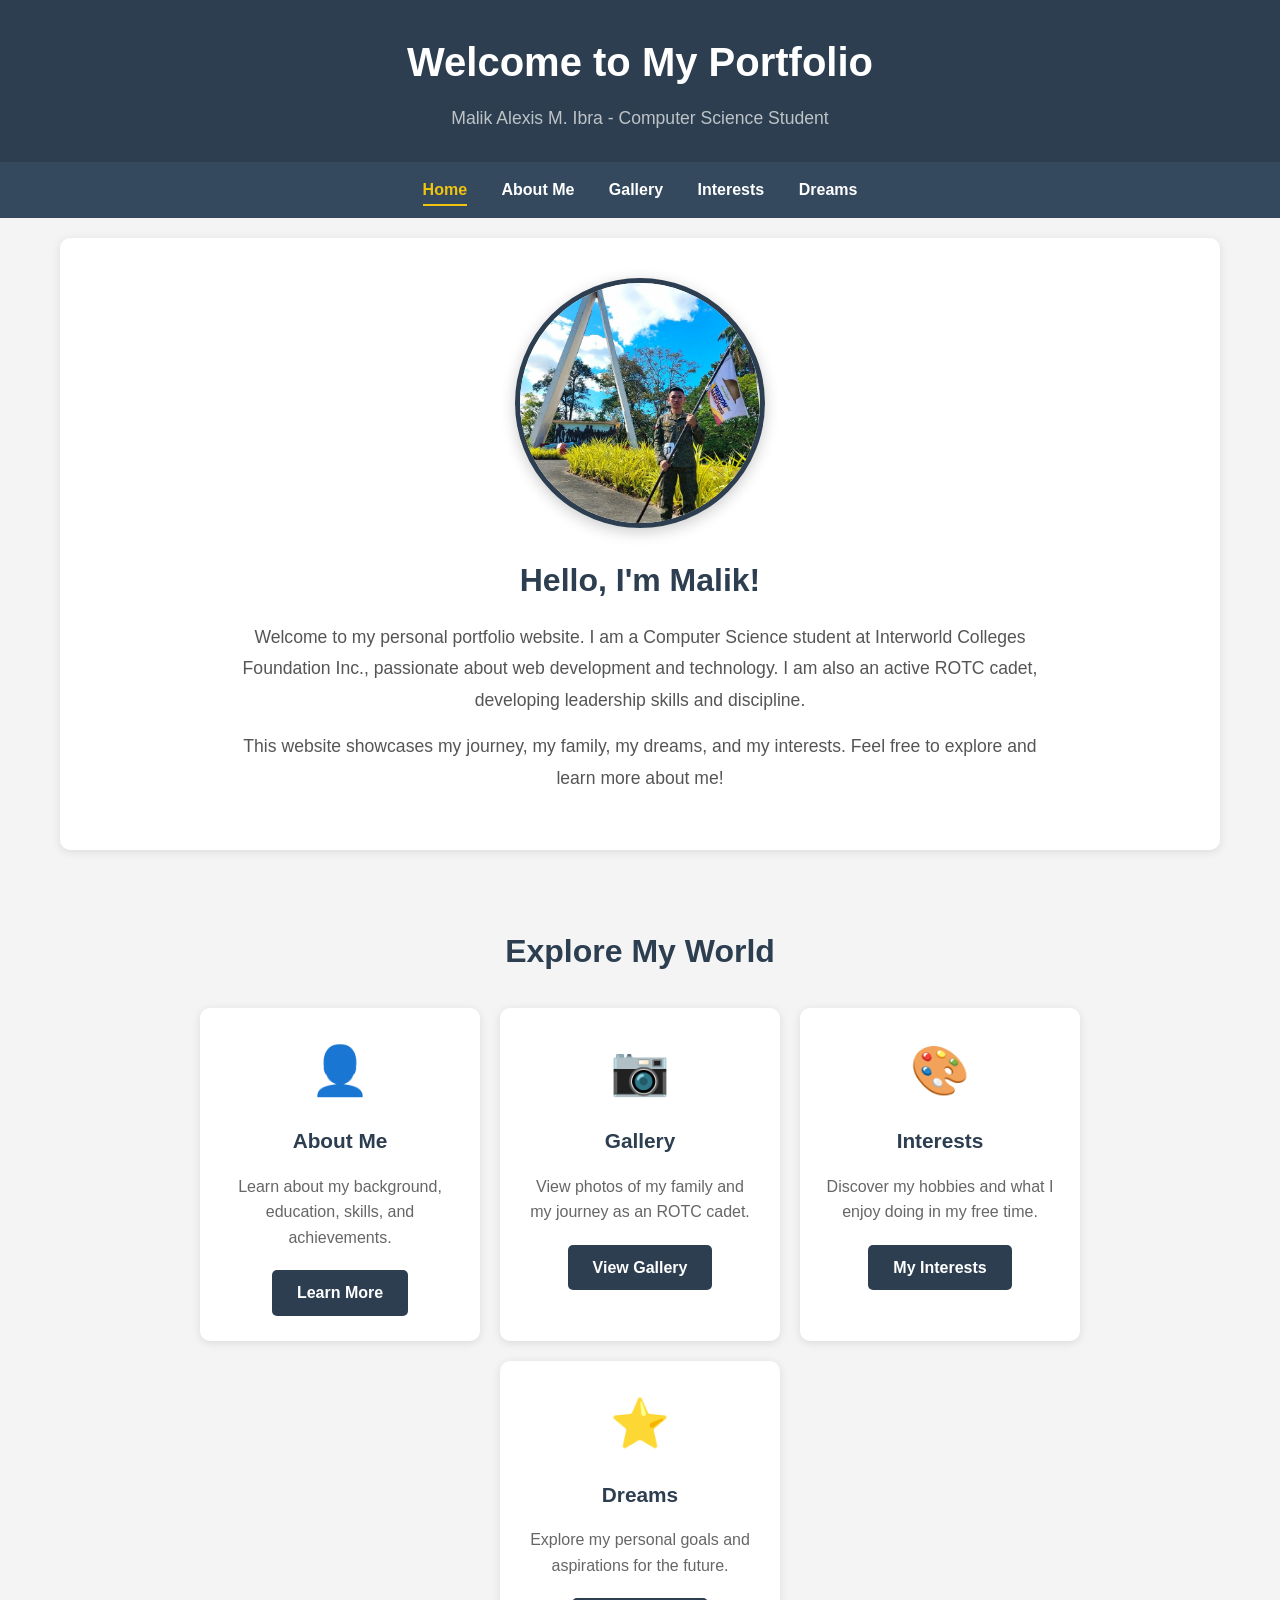
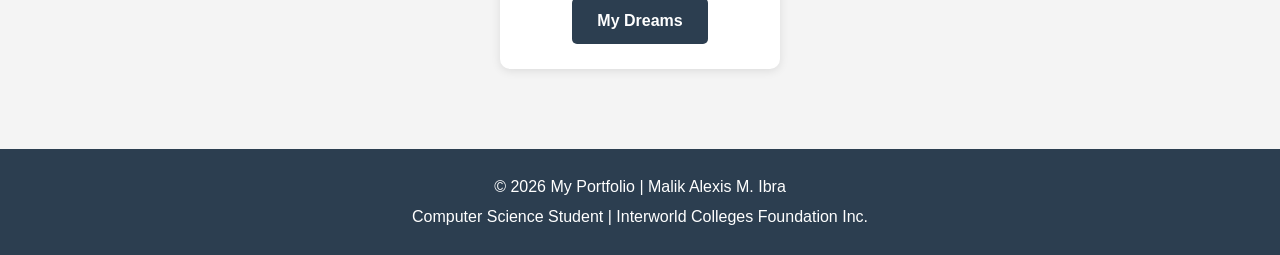
<file: index.html>
<!DOCTYPE html>
<html lang="en">
<head>
    <meta charset="UTF-8">
    <meta name="viewport" content="width=device-width, initial-scale=1.0">
    <title>My Portfolio - Malik Alexis Ibra</title>
    <!-- Link to external CSS file -->
    <link rel="stylesheet" href="css/index.css">
</head>
<body>
    <!-- ==================== HEADER SECTION ==================== -->
    <!-- Contains the website title -->
    <header>
        <h1>Welcome to My Portfolio</h1>
        <p class="subtitle">Malik Alexis M. Ibra - Computer Science Student</p>
    </header>

    <!-- ==================== NAVIGATION SECTION ==================== -->
    <!-- Navigation menu with links to all pages -->
    <nav>
        <a href="index.html" class="nav-link active">Home</a>
        <a href="about.html" class="nav-link">About Me</a>
        <a href="gallery.html" class="nav-link">Gallery</a>
        <a href="interest.html" class="nav-link">Interests</a>
        <a href="dreams.html" class="nav-link">Dreams</a>
    </nav>

    <!-- ==================== MAIN CONTENT SECTION ==================== -->
    <main>
        <!-- Hero/Banner Section -->
        <section class="banner">
            <div class="profile-container">
                <img src="images/profile.jpg" alt="My Profile Photo" class="profile-img">
            </div>
            <h2>Hello, I'm Malik!</h2>
            <p class="intro-text">
                Welcome to my personal portfolio website. I am a Computer Science student at 
                Interworld Colleges Foundation Inc., passionate about web development and technology. 
                I am also an active ROTC cadet, developing leadership skills and discipline.
            </p>
            <p class="intro-text">
                This website showcases my journey, my family, my dreams, and my interests. 
                Feel free to explore and learn more about me!
            </p>
        </section>

        <!-- Quick Links Section -->
        <section class="quick-links">
            <h2>Explore My World</h2>
            <div class="card-container">
                <!-- About Card -->
                <div class="card">
                    <div class="card-icon">&#128100;</div>
                    <h3>About Me</h3>
                    <p>Learn about my background, education, skills, and achievements.</p>
                    <a href="about.html" class="card-btn">Learn More</a>
                </div>
                
                <!-- Gallery Card -->
                <div class="card">
                    <div class="card-icon">&#128247;</div>
                    <h3>Gallery</h3>
                    <p>View photos of my family and my journey as an ROTC cadet.</p>
                    <a href="gallery.html" class="card-btn">View Gallery</a>
                </div>
                
                <!-- Interests Card -->
                <div class="card">
                    <div class="card-icon">&#127912;</div>
                    <h3>Interests</h3>
                    <p>Discover my hobbies and what I enjoy doing in my free time.</p>
                    <a href="interest.html" class="card-btn">My Interests</a>
                </div>
                
                <!-- Dreams Card -->
                <div class="card">
                    <div class="card-icon">&#11088;</div>
                    <h3>Dreams</h3>
                    <p>Explore my personal goals and aspirations for the future.</p>
                    <a href="dreams.html" class="card-btn">My Dreams</a>
                </div>
            </div>
        </section>
    </main>

    <!-- ==================== FOOTER SECTION ==================== -->
    <footer>
        <p>&copy; 2026 My Portfolio | Malik Alexis M. Ibra</p>
        <p>Computer Science Student | Interworld Colleges Foundation Inc.</p>
    </footer>

    <!-- ==================== SCROLL TO TOP BUTTON ==================== -->
    <button id="scrollTopBtn" class="scroll-top-btn" title="Go to top">&#8679;</button>

    <!-- ==================== JAVASCRIPT FILE ==================== -->
    <script src="js/script.js"></script>
</body>
</html>
</file>
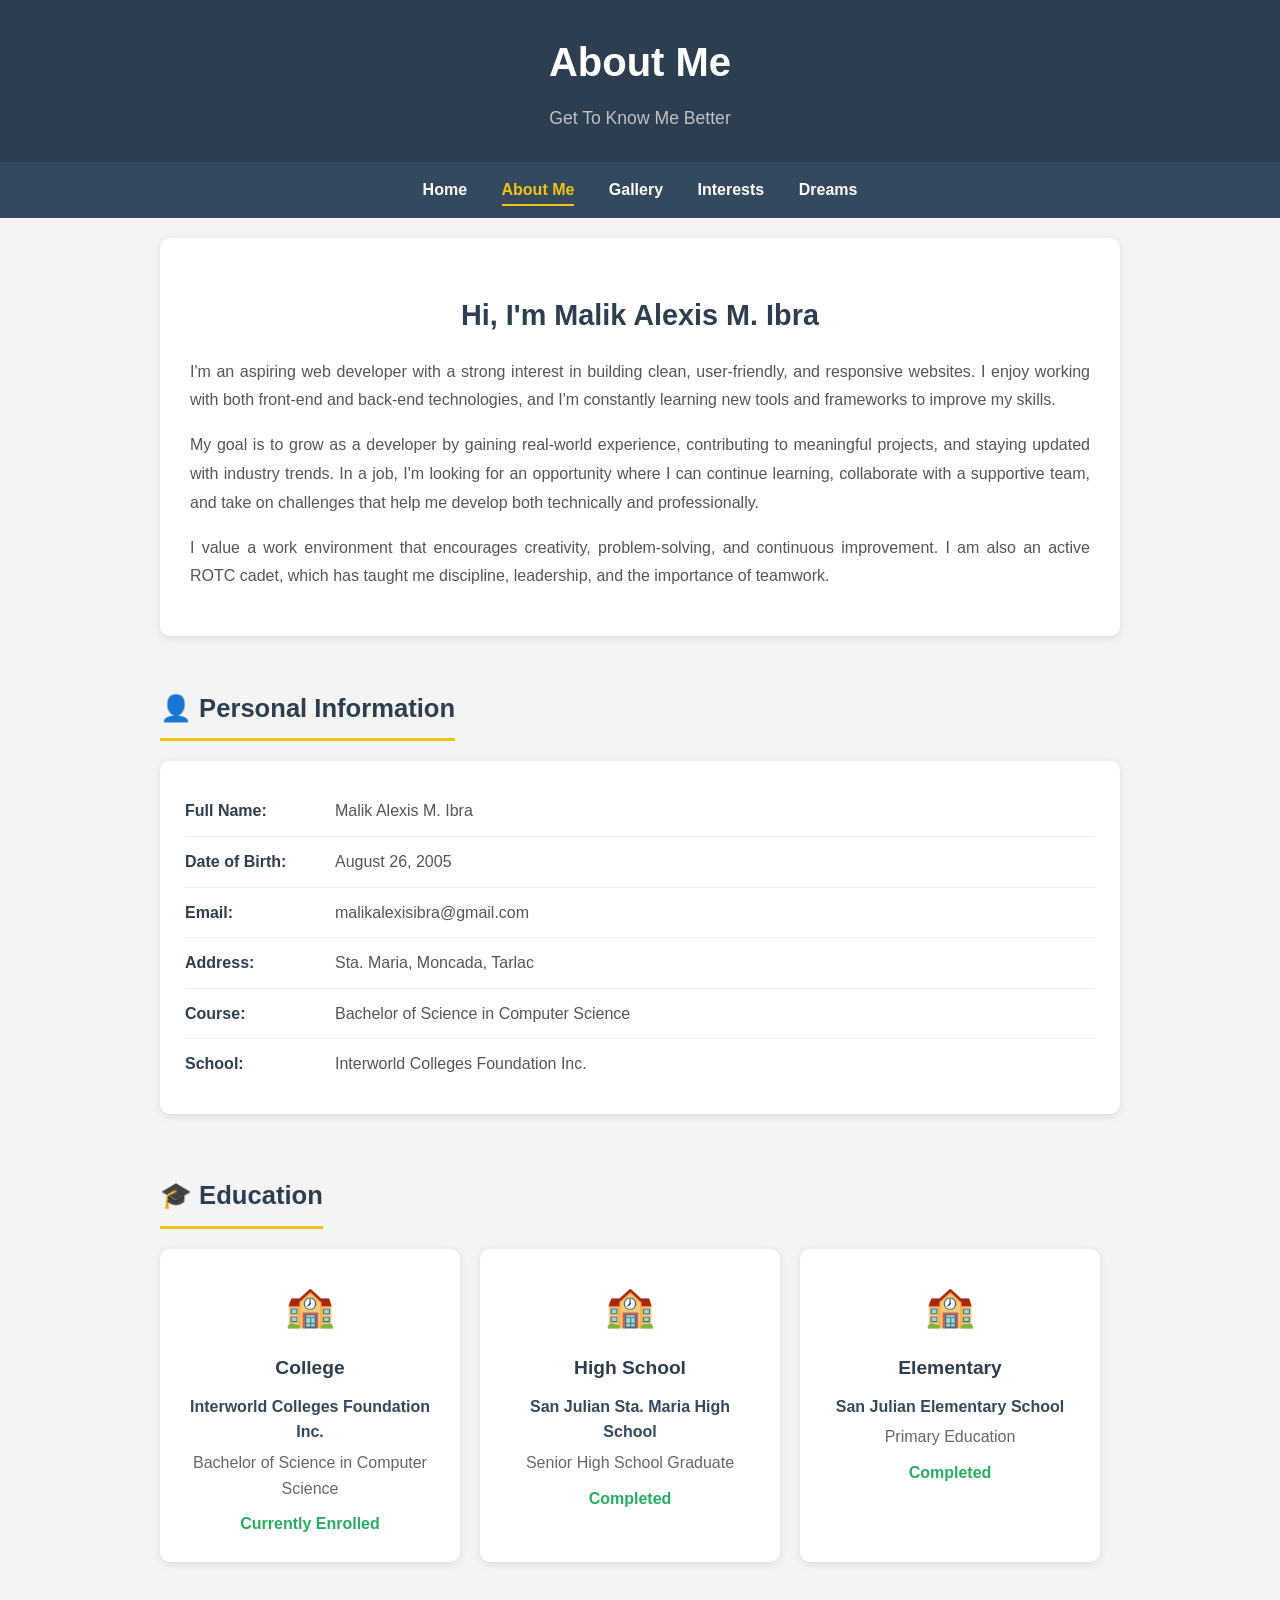
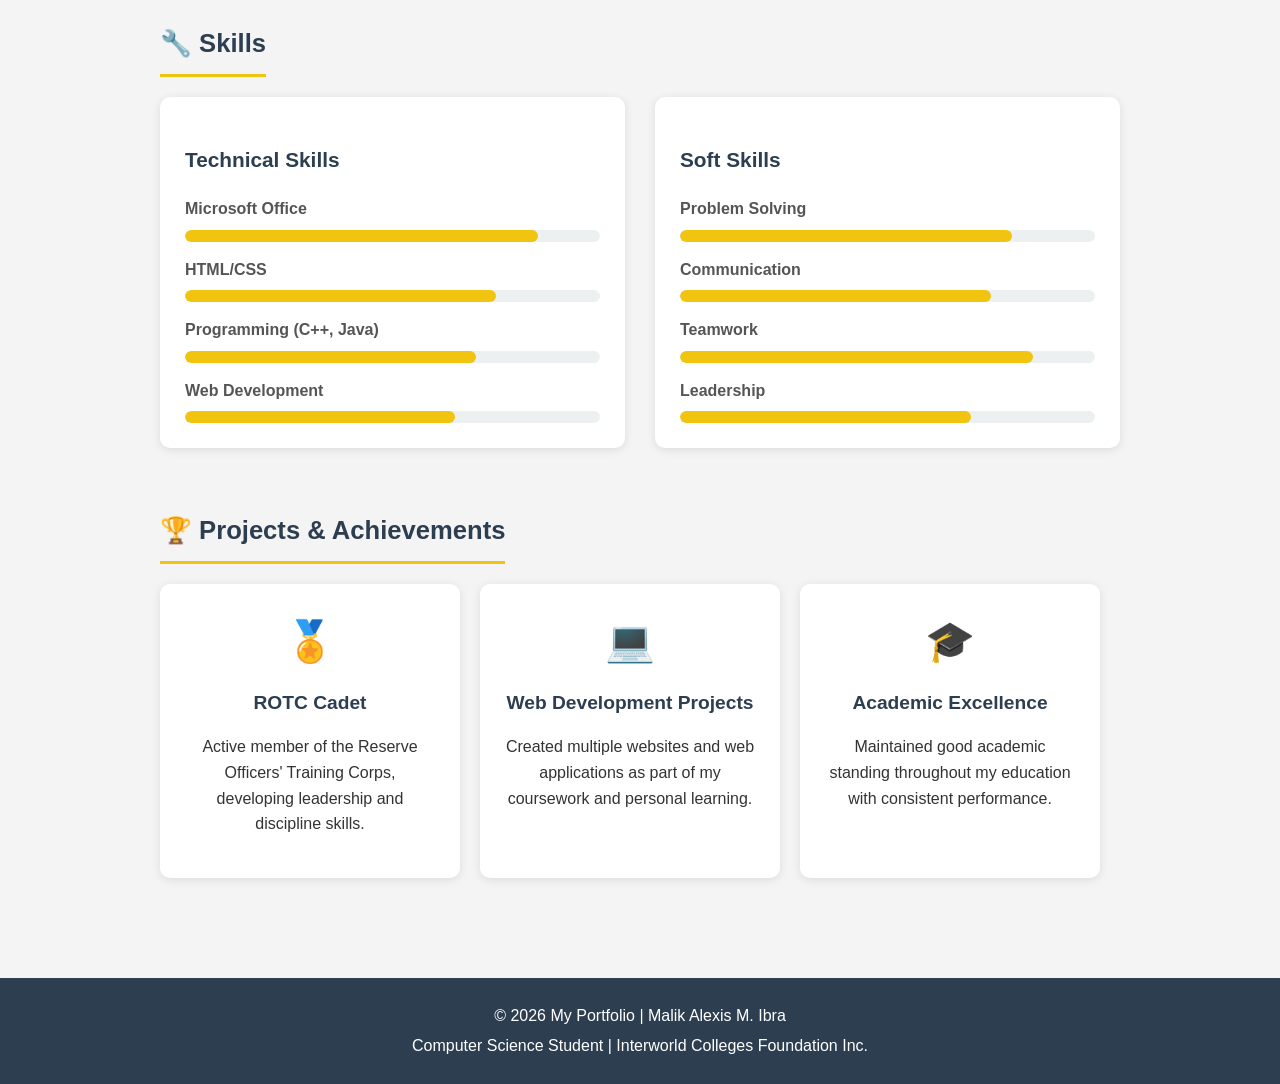
<file: about.html>
<!DOCTYPE html>
<html lang="en">
<head>
    <meta charset="UTF-8">
    <meta name="viewport" content="width=device-width, initial-scale=1.0">
    <title>About Me - Malik Alexis Ibra</title>
    <!-- Link to external CSS file -->
    <link rel="stylesheet" href="css/about.css">
</head>
<body>
    <!-- ==================== HEADER SECTION ==================== -->
    <header>
        <h1>About Me</h1>
        <p class="subtitle">Get To Know Me Better</p>
    </header>

    <!-- ==================== NAVIGATION SECTION ==================== -->
    <nav>
        <a href="index.html" class="nav-link">Home</a>
        <a href="about.html" class="nav-link active">About Me</a>
        <a href="gallery.html" class="nav-link">Gallery</a>
        <a href="interest.html" class="nav-link">Interests</a>
        <a href="dreams.html" class="nav-link">Dreams</a>
    </nav>

    <!-- ==================== MAIN CONTENT SECTION ==================== -->
    <main>
        <!-- ==================== INTRODUCTION SECTION ==================== -->
        <section class="intro-section">
            <div class="intro-content">
                <h2>Hi, I'm Malik Alexis M. Ibra</h2>
                <p>
                    I'm an aspiring web developer with a strong interest in building clean, 
                    user-friendly, and responsive websites. I enjoy working with both front-end 
                    and back-end technologies, and I'm constantly learning new tools and 
                    frameworks to improve my skills.
                </p>
                <p>
                    My goal is to grow as a developer by gaining real-world experience, 
                    contributing to meaningful projects, and staying updated with industry trends. 
                    In a job, I'm looking for an opportunity where I can continue learning, 
                    collaborate with a supportive team, and take on challenges that help me 
                    develop both technically and professionally.
                </p>
                <p>
                    I value a work environment that encourages creativity, problem-solving, 
                    and continuous improvement. I am also an active ROTC cadet, which has 
                    taught me discipline, leadership, and the importance of teamwork.
                </p>
            </div>
        </section>

        <!-- ==================== PERSONAL INFORMATION SECTION ==================== -->
        <section class="info-section">
            <h2 class="section-title">&#128100; Personal Information</h2>
            <div class="info-card">
                <ul class="info-list">
                    <li>
                        <span class="info-label">Full Name:</span>
                        <span class="info-value">Malik Alexis M. Ibra</span>
                    </li>
                    <li>
                        <span class="info-label">Date of Birth:</span>
                        <span class="info-value">August 26, 2005</span>
                    </li>
                    <li>
                        <span class="info-label">Email:</span>
                        <span class="info-value">malikalexisibra@gmail.com</span>
                    </li>
                    <li>
                        <span class="info-label">Address:</span>
                        <span class="info-value">Sta. Maria, Moncada, Tarlac</span>
                    </li>
                    <li>
                        <span class="info-label">Course:</span>
                        <span class="info-value">Bachelor of Science in Computer Science</span>
                    </li>
                    <li>
                        <span class="info-label">School:</span>
                        <span class="info-value">Interworld Colleges Foundation Inc.</span>
                    </li>
                </ul>
            </div>
        </section>

        <!-- ==================== EDUCATION SECTION ==================== -->
        <section class="info-section">
            <h2 class="section-title">&#127891; Education</h2>
            <div class="card-container">
                <!-- Current Education -->
                <div class="card">
                    <div class="card-icon">&#127979;</div>
                    <h3>College</h3>
                    <p class="school-name">Interworld Colleges Foundation Inc.</p>
                    <p class="course">Bachelor of Science in Computer Science</p>
                    <p class="status">Currently Enrolled</p>
                </div>
                
                <!-- High School -->
                <div class="card">
                    <div class="card-icon">&#127979;</div>
                    <h3>High School</h3>
                    <p class="school-name">San Julian Sta. Maria High School</p>
                    <p class="course">Senior High School Graduate</p>
                    <p class="status">Completed</p>
                </div>
                
                <!-- Elementary -->
                <div class="card">
                    <div class="card-icon">&#127979;</div>
                    <h3>Elementary</h3>
                    <p class="school-name">San Julian Elementary School</p>
                    <p class="course">Primary Education</p>
                    <p class="status">Completed</p>
                </div>
            </div>
        </section>

        <!-- ==================== SKILLS SECTION ==================== -->
        <section class="info-section">
            <h2 class="section-title">&#128295; Skills</h2>
            <div class="skills-container">
                <!-- Technical Skills -->
                <div class="skill-category">
                    <h3>Technical Skills</h3>
                    <div class="skill-list">
                        <div class="skill-item">
                            <span class="skill-name">Microsoft Office</span>
                            <div class="skill-bar">
                                <div class="skill-progress" style="width: 85%;"></div>
                            </div>
                        </div>
                        <div class="skill-item">
                            <span class="skill-name">HTML/CSS</span>
                            <div class="skill-bar">
                                <div class="skill-progress" style="width: 75%;"></div>
                            </div>
                        </div>
                        <div class="skill-item">
                            <span class="skill-name">Programming (C++, Java)</span>
                            <div class="skill-bar">
                                <div class="skill-progress" style="width: 70%;"></div>
                            </div>
                        </div>
                        <div class="skill-item">
                            <span class="skill-name">Web Development</span>
                            <div class="skill-bar">
                                <div class="skill-progress" style="width: 65%;"></div>
                            </div>
                        </div>
                    </div>
                </div>
                
                <!-- Soft Skills -->
                <div class="skill-category">
                    <h3>Soft Skills</h3>
                    <div class="skill-list">
                        <div class="skill-item">
                            <span class="skill-name">Problem Solving</span>
                            <div class="skill-bar">
                                <div class="skill-progress" style="width: 80%;"></div>
                            </div>
                        </div>
                        <div class="skill-item">
                            <span class="skill-name">Communication</span>
                            <div class="skill-bar">
                                <div class="skill-progress" style="width: 75%;"></div>
                            </div>
                        </div>
                        <div class="skill-item">
                            <span class="skill-name">Teamwork</span>
                            <div class="skill-bar">
                                <div class="skill-progress" style="width: 85%;"></div>
                            </div>
                        </div>
                        <div class="skill-item">
                            <span class="skill-name">Leadership</span>
                            <div class="skill-bar">
                                <div class="skill-progress" style="width: 70%;"></div>
                            </div>
                        </div>
                    </div>
                </div>
            </div>
        </section>

        <!-- ==================== PROJECTS & ACHIEVEMENTS SECTION ==================== -->
        <section class="info-section">
            <h2 class="section-title">&#127942; Projects & Achievements</h2>
            <div class="card-container">
                <!-- Achievement 1 -->
                <div class="card">
                    <div class="card-icon">&#127941;</div>
                    <h3>ROTC Cadet</h3>
                    <p>
                        Active member of the Reserve Officers' Training Corps, 
                        developing leadership and discipline skills.
                    </p>
                </div>
                
                <!-- Achievement 2 -->
                <div class="card">
                    <div class="card-icon">&#128187;</div>
                    <h3>Web Development Projects</h3>
                    <p>
                        Created multiple websites and web applications as part of 
                        my coursework and personal learning.
                    </p>
                </div>
                
                <!-- Achievement 3 -->
                <div class="card">
                    <div class="card-icon">&#127891;</div>
                    <h3>Academic Excellence</h3>
                    <p>
                        Maintained good academic standing throughout my education 
                        with consistent performance.
                    </p>
                </div>
            </div>
        </section>
    </main>

    <!-- ==================== FOOTER SECTION ==================== -->
    <footer>
        <p>&copy; 2026 My Portfolio | Malik Alexis M. Ibra</p>
        <p>Computer Science Student | Interworld Colleges Foundation Inc.</p>
    </footer>

    <!-- ==================== SCROLL TO TOP BUTTON ==================== -->
    <button id="scrollTopBtn" class="scroll-top-btn" title="Go to top">&#8679;</button>

    <!-- ==================== JAVASCRIPT FILE ==================== -->
    <script src="js/script.js"></script>
</body>
</html>
</file>
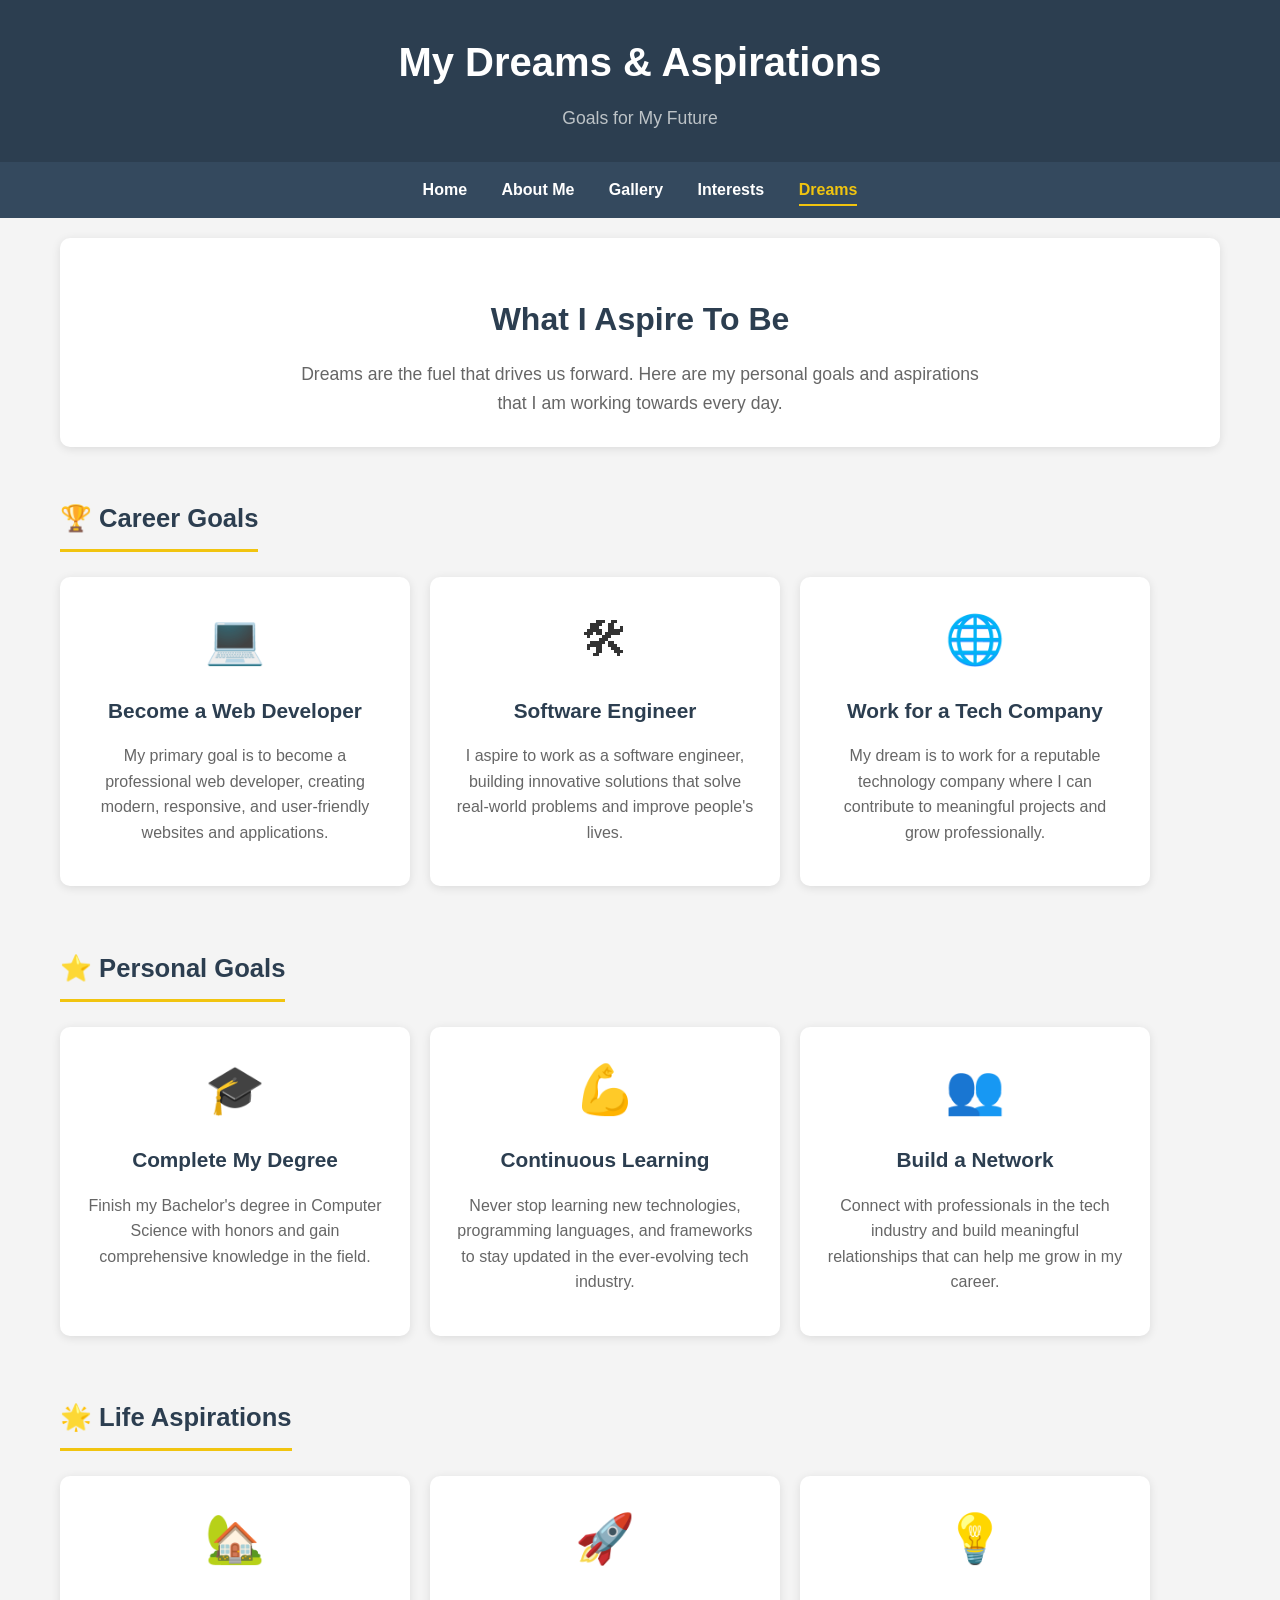
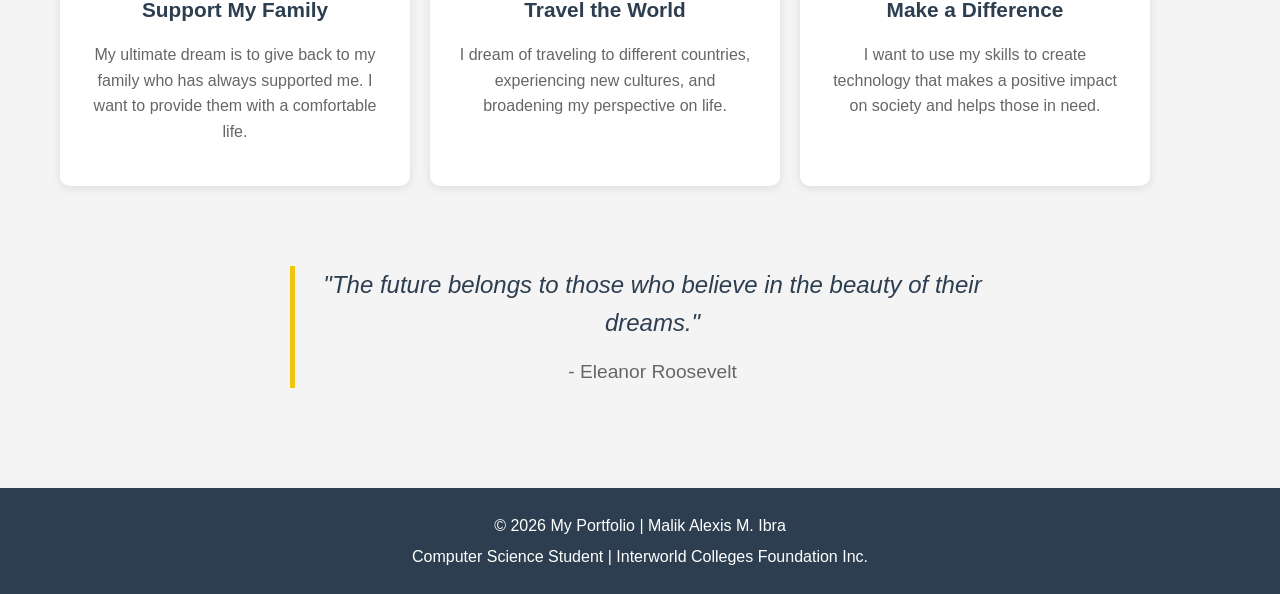
<file: dreams.html>
<!DOCTYPE html>
<html lang="en">
<head>
    <meta charset="UTF-8">
    <meta name="viewport" content="width=device-width, initial-scale=1.0">
    <title>My Dreams - Malik Alexis Ibra</title>
    <!-- Link to external CSS file -->
    <link rel="stylesheet" href="css/dreams.css">
</head>
<body>
    <!-- ==================== HEADER SECTION ==================== -->
    <header>
        <h1>My Dreams & Aspirations</h1>
        <p class="subtitle">Goals for My Future</p>
    </header>

    <!-- ==================== NAVIGATION SECTION ==================== -->
    <nav>
        <a href="index.html" class="nav-link">Home</a>
        <a href="about.html" class="nav-link">About Me</a>
        <a href="gallery.html" class="nav-link">Gallery</a>
        <a href="interest.html" class="nav-link">Interests</a>
        <a href="dreams.html" class="nav-link active">Dreams</a>
    </nav>

    <!-- ==================== MAIN CONTENT SECTION ==================== -->
    <main>
        <!-- Dreams Introduction -->
        <section class="dreams-intro">
            <h2>What I Aspire To Be</h2>
            <p>
                Dreams are the fuel that drives us forward. Here are my personal goals 
                and aspirations that I am working towards every day.
            </p>
        </section>

        <!-- ==================== CAREER GOALS SECTION ==================== -->
        <section class="dreams-section">
            <h2 class="section-title">&#127942; Career Goals</h2>
            <div class="card-container">
                <!-- Career Goal 1 -->
                <div class="card">
                    <div class="card-icon">&#128187;</div>
                    <h3>Become a Web Developer</h3>
                    <p>
                        My primary goal is to become a professional web developer, 
                        creating modern, responsive, and user-friendly websites and applications.
                    </p>
                </div>
                
                <!-- Career Goal 2 -->
                <div class="card">
                    <div class="card-icon">&#128736;</div>
                    <h3>Software Engineer</h3>
                    <p>
                        I aspire to work as a software engineer, building innovative 
                        solutions that solve real-world problems and improve people's lives.
                    </p>
                </div>
                
                <!-- Career Goal 3 -->
                <div class="card">
                    <div class="card-icon">&#127760;</div>
                    <h3>Work for a Tech Company</h3>
                    <p>
                        My dream is to work for a reputable technology company where 
                        I can contribute to meaningful projects and grow professionally.
                    </p>
                </div>
            </div>
        </section>

        <!-- ==================== PERSONAL GOALS SECTION ==================== -->
        <section class="dreams-section">
            <h2 class="section-title">&#11088; Personal Goals</h2>
            <div class="card-container">
                <!-- Personal Goal 1 -->
                <div class="card">
                    <div class="card-icon">&#127891;</div>
                    <h3>Complete My Degree</h3>
                    <p>
                        Finish my Bachelor's degree in Computer Science with honors 
                        and gain comprehensive knowledge in the field.
                    </p>
                </div>
                
                <!-- Personal Goal 2 -->
                <div class="card">
                    <div class="card-icon">&#128170;</div>
                    <h3>Continuous Learning</h3>
                    <p>
                        Never stop learning new technologies, programming languages, 
                        and frameworks to stay updated in the ever-evolving tech industry.
                    </p>
                </div>
                
                <!-- Personal Goal 3 -->
                <div class="card">
                    <div class="card-icon">&#128101;</div>
                    <h3>Build a Network</h3>
                    <p>
                        Connect with professionals in the tech industry and build 
                        meaningful relationships that can help me grow in my career.
                    </p>
                </div>
            </div>
        </section>

        <!-- ==================== LIFE ASPIRATIONS SECTION ==================== -->
        <section class="dreams-section">
            <h2 class="section-title">&#127775; Life Aspirations</h2>
            <div class="card-container">
                <!-- Life Aspiration 1 -->
                <div class="card">
                    <div class="card-icon">&#127969;</div>
                    <h3>Support My Family</h3>
                    <p>
                        My ultimate dream is to give back to my family who has always 
                        supported me. I want to provide them with a comfortable life.
                    </p>
                </div>
                
                <!-- Life Aspiration 2 -->
                <div class="card">
                    <div class="card-icon">&#128640;</div>
                    <h3>Travel the World</h3>
                    <p>
                        I dream of traveling to different countries, experiencing 
                        new cultures, and broadening my perspective on life.
                    </p>
                </div>
                
                <!-- Life Aspiration 3 -->
                <div class="card">
                    <div class="card-icon">&#128161;</div>
                    <h3>Make a Difference</h3>
                    <p>
                        I want to use my skills to create technology that makes 
                        a positive impact on society and helps those in need.
                    </p>
                </div>
            </div>
        </section>

        <!-- ==================== MOTIVATIONAL QUOTE SECTION ==================== -->
        <section class="quote-section">
            <blockquote>
                "The future belongs to those who believe in the beauty of their dreams."
                <cite>- Eleanor Roosevelt</cite>
            </blockquote>
        </section>
    </main>

    <!-- ==================== FOOTER SECTION ==================== -->
    <footer>
        <p>&copy; 2026 My Portfolio | Malik Alexis M. Ibra</p>
        <p>Computer Science Student | Interworld Colleges Foundation Inc.</p>
    </footer>

    <!-- ==================== SCROLL TO TOP BUTTON ==================== -->
    <button id="scrollTopBtn" class="scroll-top-btn" title="Go to top">&#8679;</button>

    <!-- ==================== JAVASCRIPT FILE ==================== -->
    <script src="js/script.js"></script>
</body>
</html>
</file>
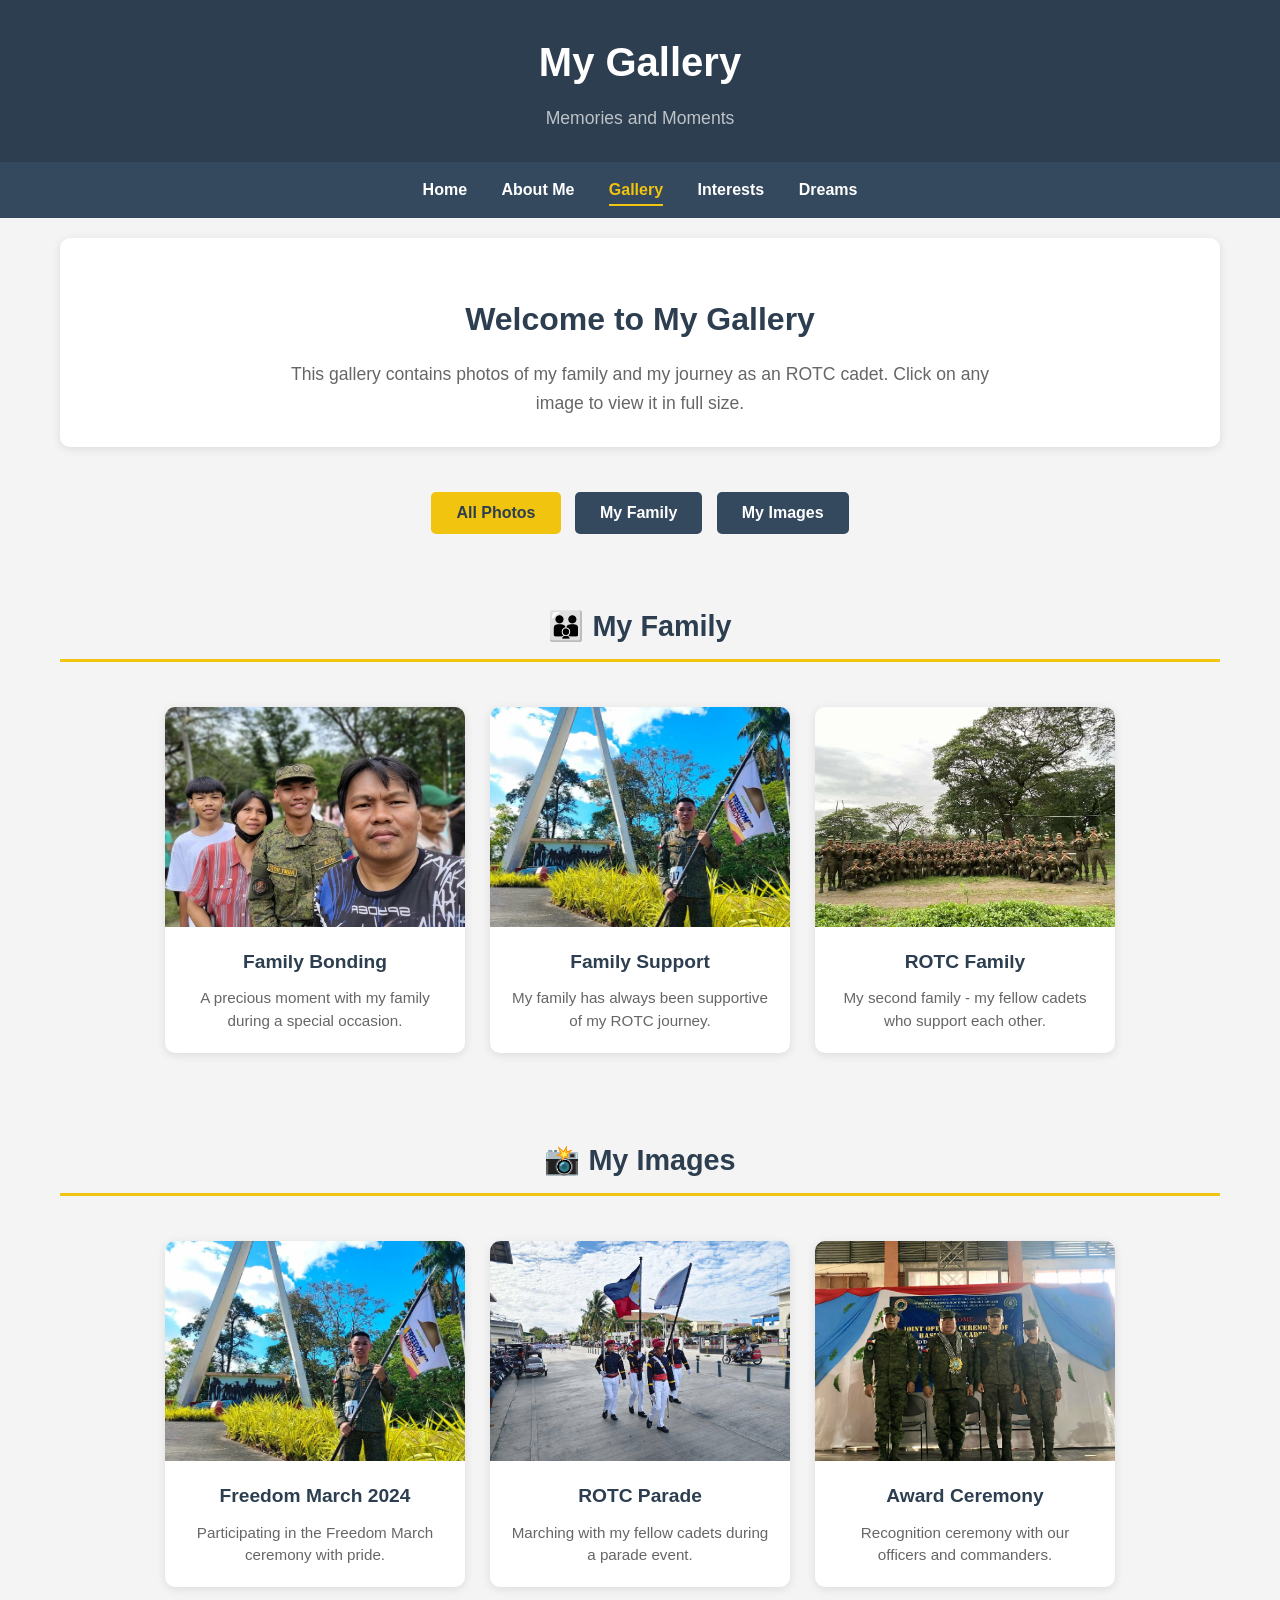
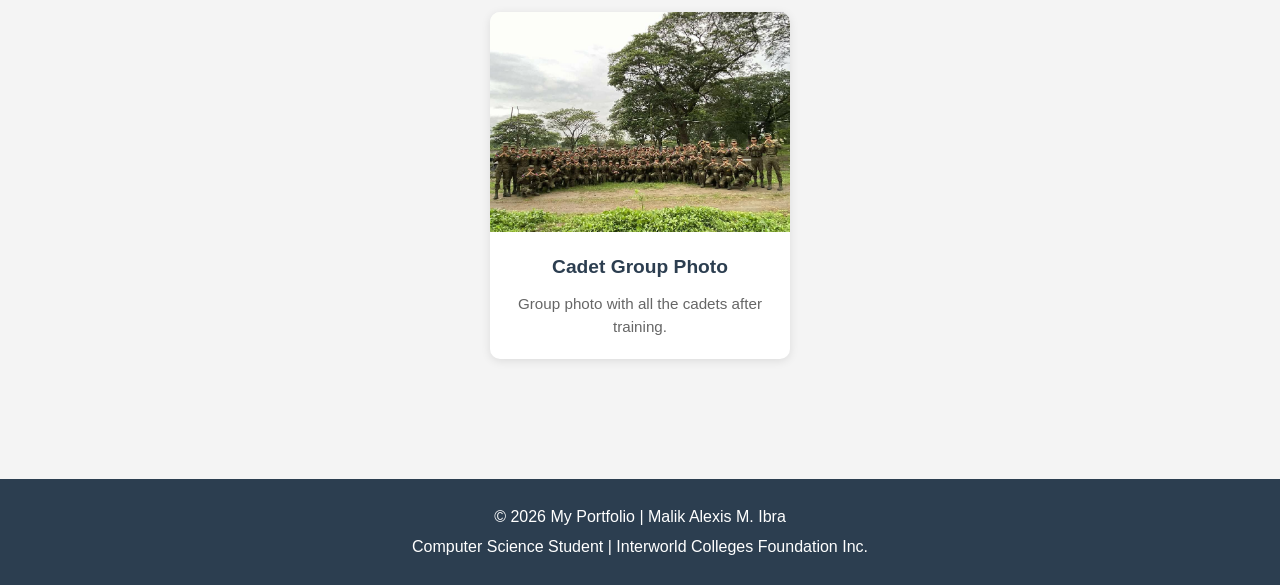
<file: gallery.html>
<!DOCTYPE html>
<html lang="en">
<head>
    <meta charset="UTF-8">
    <meta name="viewport" content="width=device-width, initial-scale=1.0">
    <title>Gallery - Malik Alexis Ibra</title>
    <!-- Link to external CSS file -->
    <link rel="stylesheet" href="css/gallery.css">
</head>
<body>
    <!-- ==================== HEADER SECTION ==================== -->
    <header>
        <h1>My Gallery</h1>
        <p class="subtitle">Memories and Moments</p>
    </header>

    <!-- ==================== NAVIGATION SECTION ==================== -->
    <nav>
        <a href="index.html" class="nav-link">Home</a>
        <a href="about.html" class="nav-link">About Me</a>
        <a href="gallery.html" class="nav-link active">Gallery</a>
        <a href="interest.html" class="nav-link">Interests</a>
        <a href="dreams.html" class="nav-link">Dreams</a>
    </nav>

    <!-- ==================== MAIN CONTENT SECTION ==================== -->
    <main>
        <!-- Gallery Introduction -->
        <section class="gallery-intro">
            <h2>Welcome to My Gallery</h2>
            <p>
                This gallery contains photos of my family and my journey as an ROTC cadet. 
                Click on any image to view it in full size.
            </p>
        </section>

        <!-- ==================== FILTER BUTTONS ==================== -->
        <section class="filter-section">
            <button class="filter-btn active" onclick="filterGallery('all')">All Photos</button>
            <button class="filter-btn" onclick="filterGallery('family')">My Family</button>
            <button class="filter-btn" onclick="filterGallery('my-images')">My Images</button>
        </section>

        <!-- ==================== MY FAMILY SECTION ==================== -->
        <section class="gallery-section" id="family-section" data-category="family">
            <h2 class="section-title">&#128106; My Family</h2>
            <div class="gallery">
                <!-- Family Photo 1 -->
                <div class="card gallery-item" data-category="family">
                    <img src="images/family.jpg" alt="Family Photo" class="gallery-img" onclick="openModal(this)">
                    <div class="card-content">
                        <h3>Family Bonding</h3>
                        <p>A precious moment with my family during a special occasion.</p>
                    </div>
                </div>
                
                <!-- Family Photo 2 -->
                <div class="card gallery-item" data-category="family">
                    <img src="images/profile.jpg" alt="With Family at Monument" class="gallery-img" onclick="openModal(this)">
                    <div class="card-content">
                        <h3>Family Support</h3>
                        <p>My family has always been supportive of my ROTC journey.</p>
                    </div>
                </div>
                
                <!-- Family Photo 3 -->
                <div class="card gallery-item" data-category="family">
                    <img src="images/group-photo.jpg" alt="ROTC Family" class="gallery-img" onclick="openModal(this)">
                    <div class="card-content">
                        <h3>ROTC Family</h3>
                        <p>My second family - my fellow cadets who support each other.</p>
                    </div>
                </div>
            </div>
        </section>

        <!-- ==================== MY IMAGES SECTION ==================== -->
        <section class="gallery-section" id="my-images-section" data-category="my-images">
            <h2 class="section-title">&#128248; My Images</h2>
            <div class="gallery">
                <!-- My Image 1 -->
                <div class="card gallery-item" data-category="my-images">
                    <img src="images/profile.jpg" alt="ROTC Freedom March" class="gallery-img" onclick="openModal(this)">
                    <div class="card-content">
                        <h3>Freedom March 2024</h3>
                        <p>Participating in the Freedom March ceremony with pride.</p>
                    </div>
                </div>
                
                <!-- My Image 2 -->
                <div class="card gallery-item" data-category="my-images">
                    <img src="images/rotc-march.jpg" alt="ROTC Parade" class="gallery-img" onclick="openModal(this)">
                    <div class="card-content">
                        <h3>ROTC Parade</h3>
                        <p>Marching with my fellow cadets during a parade event.</p>
                    </div>
                </div>
                
                <!-- My Image 3 -->
                <div class="card gallery-item" data-category="my-images">
                    <img src="images/ceremony.jpg" alt="Award Ceremony" class="gallery-img" onclick="openModal(this)">
                    <div class="card-content">
                        <h3>Award Ceremony</h3>
                        <p>Recognition ceremony with our officers and commanders.</p>
                    </div>
                </div>
                
                <!-- My Image 4 -->
                <div class="card gallery-item" data-category="my-images">
                    <img src="images/group-photo.jpg" alt="Group Photo" class="gallery-img" onclick="openModal(this)">
                    <div class="card-content">
                        <h3>Cadet Group Photo</h3>
                        <p>Group photo with all the cadets after training.</p>
                    </div>
                </div>
            </div>
        </section>
    </main>

    <!-- ==================== IMAGE MODAL (LIGHTBOX) ==================== -->
    <div id="imageModal" class="modal">
        <span class="close-btn" onclick="closeModal()">&times;</span>
        <img class="modal-content" id="modalImg">
        <div class="modal-caption" id="modalCaption"></div>
    </div>

    <!-- ==================== FOOTER SECTION ==================== -->
    <footer>
        <p>&copy; 2026 My Portfolio | Malik Alexis M. Ibra</p>
        <p>Computer Science Student | Interworld Colleges Foundation Inc.</p>
    </footer>

    <!-- ==================== SCROLL TO TOP BUTTON ==================== -->
    <button id="scrollTopBtn" class="scroll-top-btn" title="Go to top">&#8679;</button>

    <!-- ==================== JAVASCRIPT FILE ==================== -->
    <script src="js/script.js"></script>
</body>
</html>
</file>
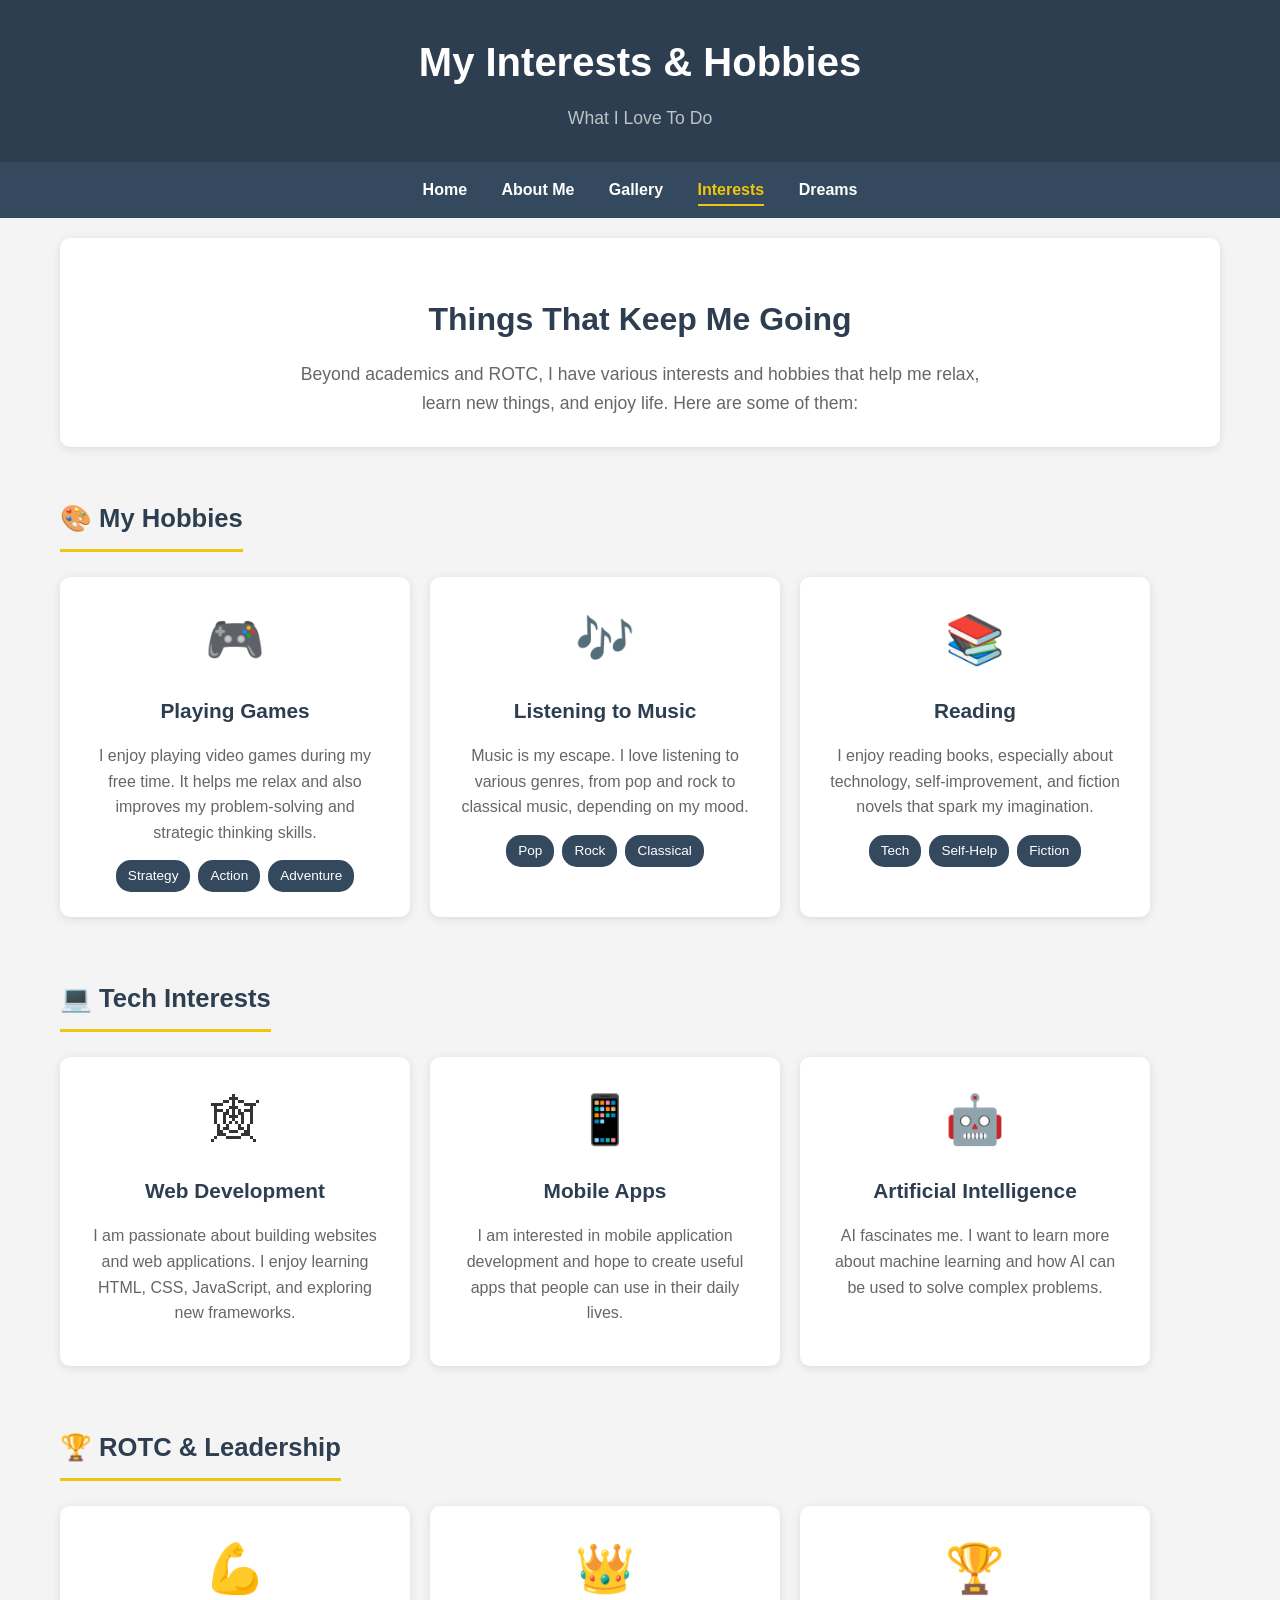
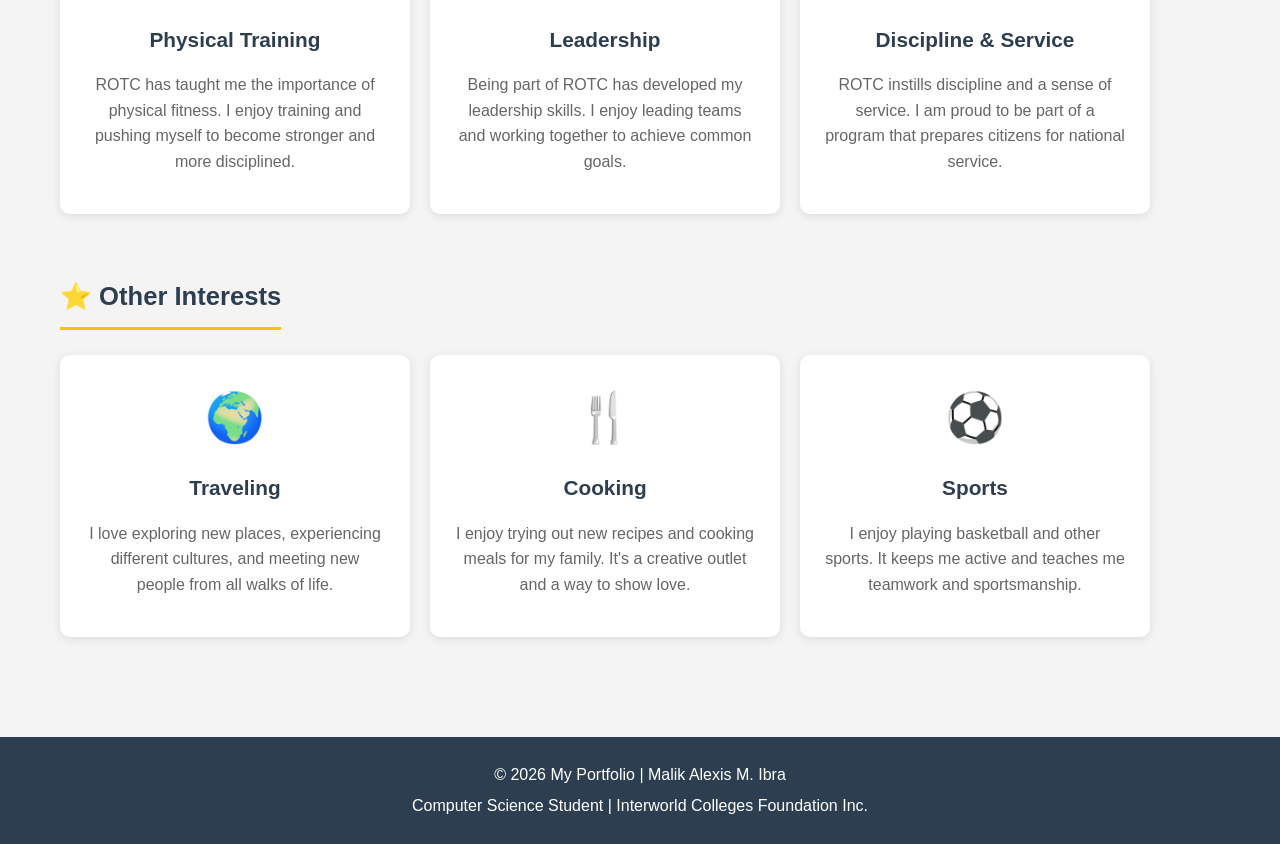
<file: interest.html>
<!DOCTYPE html>
<html lang="en">
<head>
    <meta charset="UTF-8">
    <meta name="viewport" content="width=device-width, initial-scale=1.0">
    <title>My Interests - Malik Alexis Ibra</title>
    <!-- Link to external CSS file -->
    <link rel="stylesheet" href="css/interest.css">
</head>
<body>
    <!-- ==================== HEADER SECTION ==================== -->
    <header>
        <h1>My Interests & Hobbies</h1>
        <p class="subtitle">What I Love To Do</p>
    </header>

    <!-- ==================== NAVIGATION SECTION ==================== -->
    <nav>
        <a href="index.html" class="nav-link">Home</a>
        <a href="about.html" class="nav-link">About Me</a>
        <a href="gallery.html" class="nav-link">Gallery</a>
        <a href="interest.html" class="nav-link active">Interests</a>
        <a href="dreams.html" class="nav-link">Dreams</a>
    </nav>

    <!-- ==================== MAIN CONTENT SECTION ==================== -->
    <main>
        <!-- Interests Introduction -->
        <section class="interests-intro">
            <h2>Things That Keep Me Going</h2>
            <p>
                Beyond academics and ROTC, I have various interests and hobbies that 
                help me relax, learn new things, and enjoy life. Here are some of them:
            </p>
        </section>

        <!-- ==================== HOBBIES SECTION ==================== -->
        <section class="interests-section">
            <h2 class="section-title">&#127912; My Hobbies</h2>
            <div class="card-container">
                <!-- Hobby 1: Gaming -->
                <div class="card">
                    <div class="card-icon">&#127918;</div>
                    <h3>Playing Games</h3>
                    <p>
                        I enjoy playing video games during my free time. It helps me 
                        relax and also improves my problem-solving and strategic thinking skills.
                    </p>
                    <div class="card-tags">
                        <span class="tag">Strategy</span>
                        <span class="tag">Action</span>
                        <span class="tag">Adventure</span>
                    </div>
                </div>
                
                <!-- Hobby 2: Music -->
                <div class="card">
                    <div class="card-icon">&#127926;</div>
                    <h3>Listening to Music</h3>
                    <p>
                        Music is my escape. I love listening to various genres, from 
                        pop and rock to classical music, depending on my mood.
                    </p>
                    <div class="card-tags">
                        <span class="tag">Pop</span>
                        <span class="tag">Rock</span>
                        <span class="tag">Classical</span>
                    </div>
                </div>
                
                <!-- Hobby 3: Reading -->
                <div class="card">
                    <div class="card-icon">&#128218;</div>
                    <h3>Reading</h3>
                    <p>
                        I enjoy reading books, especially about technology, self-improvement, 
                        and fiction novels that spark my imagination.
                    </p>
                    <div class="card-tags">
                        <span class="tag">Tech</span>
                        <span class="tag">Self-Help</span>
                        <span class="tag">Fiction</span>
                    </div>
                </div>
            </div>
        </section>

        <!-- ==================== TECH INTERESTS SECTION ==================== -->
        <section class="interests-section">
            <h2 class="section-title">&#128187; Tech Interests</h2>
            <div class="card-container">
                <!-- Tech Interest 1 -->
                <div class="card">
                    <div class="card-icon">&#128376;</div>
                    <h3>Web Development</h3>
                    <p>
                        I am passionate about building websites and web applications. 
                        I enjoy learning HTML, CSS, JavaScript, and exploring new frameworks.
                    </p>
                </div>
                
                <!-- Tech Interest 2 -->
                <div class="card">
                    <div class="card-icon">&#128241;</div>
                    <h3>Mobile Apps</h3>
                    <p>
                        I am interested in mobile application development and hope to 
                        create useful apps that people can use in their daily lives.
                    </p>
                </div>
                
                <!-- Tech Interest 3 -->
                <div class="card">
                    <div class="card-icon">&#129302;</div>
                    <h3>Artificial Intelligence</h3>
                    <p>
                        AI fascinates me. I want to learn more about machine learning 
                        and how AI can be used to solve complex problems.
                    </p>
                </div>
            </div>
        </section>

        <!-- ==================== ROTC INTERESTS SECTION ==================== -->
        <section class="interests-section">
            <h2 class="section-title">&#127942; ROTC & Leadership</h2>
            <div class="card-container">
                <!-- ROTC Interest 1 -->
                <div class="card">
                    <div class="card-icon">&#128170;</div>
                    <h3>Physical Training</h3>
                    <p>
                        ROTC has taught me the importance of physical fitness. I enjoy 
                        training and pushing myself to become stronger and more disciplined.
                    </p>
                </div>
                
                <!-- ROTC Interest 2 -->
                <div class="card">
                    <div class="card-icon">&#128081;</div>
                    <h3>Leadership</h3>
                    <p>
                        Being part of ROTC has developed my leadership skills. I enjoy 
                        leading teams and working together to achieve common goals.
                    </p>
                </div>
                
                <!-- ROTC Interest 3 -->
                <div class="card">
                    <div class="card-icon">&#127942;</div>
                    <h3>Discipline & Service</h3>
                    <p>
                        ROTC instills discipline and a sense of service. I am proud to 
                        be part of a program that prepares citizens for national service.
                    </p>
                </div>
            </div>
        </section>

        <!-- ==================== OTHER INTERESTS SECTION ==================== -->
        <section class="interests-section">
            <h2 class="section-title">&#11088; Other Interests</h2>
            <div class="card-container">
                <!-- Other Interest 1 -->
                <div class="card">
                    <div class="card-icon">&#127757;</div>
                    <h3>Traveling</h3>
                    <p>
                        I love exploring new places, experiencing different cultures, 
                        and meeting new people from all walks of life.
                    </p>
                </div>
                
                <!-- Other Interest 2 -->
                <div class="card">
                    <div class="card-icon">&#127860;</div>
                    <h3>Cooking</h3>
                    <p>
                        I enjoy trying out new recipes and cooking meals for my family. 
                        It's a creative outlet and a way to show love.
                    </p>
                </div>
                
                <!-- Other Interest 3 -->
                <div class="card">
                    <div class="card-icon">&#9917;</div>
                    <h3>Sports</h3>
                    <p>
                        I enjoy playing basketball and other sports. It keeps me active 
                        and teaches me teamwork and sportsmanship.
                    </p>
                </div>
            </div>
        </section>
    </main>

    <!-- ==================== FOOTER SECTION ==================== -->
    <footer>
        <p>&copy; 2026 My Portfolio | Malik Alexis M. Ibra</p>
        <p>Computer Science Student | Interworld Colleges Foundation Inc.</p>
    </footer>

    <!-- ==================== SCROLL TO TOP BUTTON ==================== -->
    <button id="scrollTopBtn" class="scroll-top-btn" title="Go to top">&#8679;</button>

    <!-- ==================== JAVASCRIPT FILE ==================== -->
    <script src="js/script.js"></script>
</body>
</html>
</file>
<file: css/index.css>
/* ==================== INDEX.CSS ==================== */
/* This is the main stylesheet for the Home page */
/* Color Palette: #2c3e50 (header/footer), #34495e (nav), #f4f4f4 (bg), #f1c40f (hover) */

/* ==================== GENERAL STYLES ==================== */
* {
    box-sizing: border-box;
}

body {
    font-family: Arial, sans-serif;
    margin: 0;
    padding: 0;
    background-color: #f4f4f4;
    line-height: 1.6;
    color: #333;
}

/* ==================== HEADER STYLES ==================== */
header {
    background-color: #2c3e50;
    color: white;
    text-align: center;
    padding: 30px 20px;
}

header h1 {
    margin: 0;
    font-size: 2.5em;
}

.subtitle {
    margin: 10px 0 0 0;
    font-size: 1.1em;
    color: #bdc3c7;
}

/* ==================== NAVIGATION STYLES ==================== */
nav {
    background-color: #34495e;
    text-align: center;
    padding: 15px 10px;
    position: sticky;
    top: 0;
    z-index: 100;
}

nav a {
    color: white;
    margin: 0 15px;
    text-decoration: none;
    font-weight: bold;
    position: relative;
    padding: 5px 0;
    transition: color 0.3s ease;
}

/* Yellow underline effect on hover */
nav a::after {
    content: '';
    position: absolute;
    left: 0;
    bottom: -3px;
    width: 0;
    height: 2px;
    background-color: #f1c40f;
    transition: width 0.3s ease;
}

nav a:hover::after {
    width: 100%;
}

nav a:hover {
    color: #f1c40f;
}

/* Active page highlight */
nav a.active {
    color: #f1c40f;
}

nav a.active::after {
    width: 100%;
}

/* ==================== MAIN CONTENT STYLES ==================== */
main {
    max-width: 1200px;
    margin: 0 auto;
    padding: 20px;
}

/* ==================== BANNER/HERO SECTION ==================== */
.banner {
    text-align: center;
    padding: 40px 20px;
    background-color: white;
    border-radius: 10px;
    margin-bottom: 30px;
    box-shadow: 0 2px 10px rgba(0, 0, 0, 0.1);
}

.profile-container {
    margin-bottom: 20px;
}

.profile-img {
    width: 250px;
    height: 250px;
    object-fit: cover;
    border-radius: 50%;
    border: 5px solid #2c3e50;
    box-shadow: 0 4px 15px rgba(0, 0, 0, 0.2);
    transition: transform 0.3s ease;
}

.profile-img:hover {
    transform: scale(1.05);
}

.banner h2 {
    color: #2c3e50;
    font-size: 2em;
    margin: 20px 0 10px 0;
}

.intro-text {
    font-size: 1.1em;
    color: #555;
    max-width: 800px;
    margin: 15px auto;
    line-height: 1.8;
}

/* ==================== QUICK LINKS SECTION ==================== */
.quick-links {
    text-align: center;
    padding: 20px 0;
}

.quick-links h2 {
    color: #2c3e50;
    font-size: 2em;
    margin-bottom: 30px;
}

.card-container {
    display: flex;
    justify-content: center;
    gap: 20px;
    flex-wrap: wrap;
}

.card {
    background-color: white;
    border-radius: 10px;
    padding: 25px;
    width: 280px;
    text-align: center;
    box-shadow: 0 2px 10px rgba(0, 0, 0, 0.1);
    transition: transform 0.3s ease, box-shadow 0.3s ease;
}

.card:hover {
    transform: translateY(-5px);
    box-shadow: 0 8px 25px rgba(0, 0, 0, 0.15);
}

.card-icon {
    font-size: 3em;
    margin-bottom: 15px;
}

.card h3 {
    color: #2c3e50;
    margin: 10px 0;
    font-size: 1.3em;
}

.card p {
    color: #666;
    margin-bottom: 20px;
    line-height: 1.6;
}

.card-btn {
    display: inline-block;
    background-color: #2c3e50;
    color: white;
    padding: 10px 25px;
    text-decoration: none;
    border-radius: 5px;
    font-weight: bold;
    transition: background-color 0.3s ease;
}

.card-btn:hover {
    background-color: #f1c40f;
    color: #2c3e50;
}

/* ==================== FOOTER STYLES ==================== */
footer {
    background-color: #2c3e50;
    color: white;
    text-align: center;
    padding: 20px;
    margin-top: 40px;
}

footer p {
    margin: 5px 0;
}

/* ==================== SCROLL TO TOP BUTTON ==================== */
.scroll-top-btn {
    display: none;
    position: fixed;
    bottom: 30px;
    right: 30px;
    z-index: 99;
    background-color: #2c3e50;
    color: white;
    border: none;
    outline: none;
    cursor: pointer;
    padding: 15px 20px;
    border-radius: 50%;
    font-size: 20px;
    transition: background-color 0.3s ease;
    box-shadow: 0 4px 10px rgba(0, 0, 0, 0.3);
}

.scroll-top-btn:hover {
    background-color: #f1c40f;
    color: #2c3e50;
}

/* ==================== RESPONSIVE DESIGN ==================== */
@media screen and (max-width: 768px) {
    header h1 {
        font-size: 1.8em;
    }
    
    nav a {
        margin: 0 8px;
        font-size: 0.9em;
    }
    
    .profile-img {
        width: 180px;
        height: 180px;
    }
    
    .card {
        width: 100%;
        max-width: 350px;
    }
    
    .card-container {
        flex-direction: column;
        align-items: center;
    }
}

/* ==================== FADE ANIMATION ==================== */
@keyframes fadeIn {
    from {
        opacity: 0;
        transform: translateY(20px);
    }
    to {
        opacity: 1;
        transform: translateY(0);
    }
}

.banner, .quick-links {
    animation: fadeIn 0.8s ease-out;
}
</file>
<file: css/about.css>
/* ==================== ABOUT.CSS ==================== */
/* This stylesheet is for the About Me page */
/* Color Palette: #2c3e50 (header/footer), #34495e (nav), #f4f4f4 (bg), #f1c40f (hover) */

/* ==================== GENERAL STYLES ==================== */
* {
    box-sizing: border-box;
}

body {
    font-family: Arial, sans-serif;
    margin: 0;
    padding: 0;
    background-color: #f4f4f4;
    line-height: 1.6;
    color: #333;
}

/* ==================== HEADER STYLES ==================== */
header {
    background-color: #2c3e50;
    color: white;
    text-align: center;
    padding: 30px 20px;
}

header h1 {
    margin: 0;
    font-size: 2.5em;
}

.subtitle {
    margin: 10px 0 0 0;
    font-size: 1.1em;
    color: #bdc3c7;
}

/* ==================== NAVIGATION STYLES ==================== */
nav {
    background-color: #34495e;
    text-align: center;
    padding: 15px 10px;
    position: sticky;
    top: 0;
    z-index: 100;
}

nav a {
    color: white;
    margin: 0 15px;
    text-decoration: none;
    font-weight: bold;
    position: relative;
    padding: 5px 0;
    transition: color 0.3s ease;
}

/* Yellow underline effect on hover */
nav a::after {
    content: '';
    position: absolute;
    left: 0;
    bottom: -3px;
    width: 0;
    height: 2px;
    background-color: #f1c40f;
    transition: width 0.3s ease;
}

nav a:hover::after {
    width: 100%;
}

nav a:hover {
    color: #f1c40f;
}

/* Active page highlight */
nav a.active {
    color: #f1c40f;
}

nav a.active::after {
    width: 100%;
}

/* ==================== MAIN CONTENT STYLES ==================== */
main {
    max-width: 1000px;
    margin: 0 auto;
    padding: 20px;
}

/* ==================== INTRODUCTION SECTION ==================== */
.intro-section {
    background-color: white;
    border-radius: 10px;
    padding: 30px;
    margin-bottom: 30px;
    box-shadow: 0 2px 10px rgba(0, 0, 0, 0.1);
}

.intro-content h2 {
    color: #2c3e50;
    font-size: 1.8em;
    margin-bottom: 20px;
    text-align: center;
}

.intro-content p {
    color: #555;
    margin-bottom: 15px;
    line-height: 1.8;
    text-align: justify;
}

/* ==================== SECTION STYLES ==================== */
.info-section {
    margin-bottom: 40px;
}

.section-title {
    color: #2c3e50;
    font-size: 1.6em;
    margin-bottom: 20px;
    padding-bottom: 10px;
    border-bottom: 3px solid #f1c40f;
    display: inline-block;
}

/* ==================== PERSONAL INFO CARD ==================== */
.info-card {
    background-color: white;
    border-radius: 10px;
    padding: 25px;
    box-shadow: 0 2px 10px rgba(0, 0, 0, 0.1);
}

.info-list {
    list-style: none;
    padding: 0;
    margin: 0;
}

.info-list li {
    padding: 12px 0;
    border-bottom: 1px solid #eee;
    display: flex;
    flex-wrap: wrap;
}

.info-list li:last-child {
    border-bottom: none;
}

.info-label {
    font-weight: bold;
    color: #2c3e50;
    min-width: 150px;
    display: inline-block;
}

.info-value {
    color: #555;
}

/* ==================== CARD CONTAINER ==================== */
.card-container {
    display: flex;
    justify-content: flex-start;
    gap: 20px;
    flex-wrap: wrap;
}

.card {
    background-color: white;
    border-radius: 10px;
    padding: 25px;
    width: 300px;
    text-align: center;
    box-shadow: 0 2px 10px rgba(0, 0, 0, 0.1);
    transition: transform 0.3s ease, box-shadow 0.3s ease;
}

.card:hover {
    transform: translateY(-5px);
    box-shadow: 0 8px 25px rgba(0, 0, 0, 0.15);
}

.card-icon {
    font-size: 2.5em;
    margin-bottom: 15px;
}

.card h3 {
    color: #2c3e50;
    margin: 10px 0;
    font-size: 1.2em;
}

.school-name {
    color: #34495e;
    font-weight: bold;
    margin: 5px 0;
}

.course {
    color: #666;
    margin: 5px 0;
}

.status {
    color: #27ae60;
    font-weight: bold;
    margin: 10px 0 0 0;
}

/* ==================== SKILLS SECTION ==================== */
.skills-container {
    display: flex;
    gap: 30px;
    flex-wrap: wrap;
}

.skill-category {
    flex: 1;
    min-width: 300px;
    background-color: white;
    border-radius: 10px;
    padding: 25px;
    box-shadow: 0 2px 10px rgba(0, 0, 0, 0.1);
}

.skill-category h3 {
    color: #2c3e50;
    margin-bottom: 20px;
    font-size: 1.3em;
}

.skill-list {
    display: flex;
    flex-direction: column;
    gap: 15px;
}

.skill-item {
    display: flex;
    flex-direction: column;
    gap: 8px;
}

.skill-name {
    font-weight: bold;
    color: #555;
}

.skill-bar {
    width: 100%;
    height: 12px;
    background-color: #ecf0f1;
    border-radius: 10px;
    overflow: hidden;
}

.skill-progress {
    height: 100%;
    background-color: #f1c40f;
    border-radius: 10px;
    transition: width 1s ease;
}

/* ==================== FOOTER STYLES ==================== */
footer {
    background-color: #2c3e50;
    color: white;
    text-align: center;
    padding: 20px;
    margin-top: 40px;
}

footer p {
    margin: 5px 0;
}

/* ==================== SCROLL TO TOP BUTTON ==================== */
.scroll-top-btn {
    display: none;
    position: fixed;
    bottom: 30px;
    right: 30px;
    z-index: 99;
    background-color: #2c3e50;
    color: white;
    border: none;
    outline: none;
    cursor: pointer;
    padding: 15px 20px;
    border-radius: 50%;
    font-size: 20px;
    transition: background-color 0.3s ease;
    box-shadow: 0 4px 10px rgba(0, 0, 0, 0.3);
}

.scroll-top-btn:hover {
    background-color: #f1c40f;
    color: #2c3e50;
}

/* ==================== ANIMATIONS ==================== */
@keyframes fadeIn {
    from {
        opacity: 0;
        transform: translateY(20px);
    }
    to {
        opacity: 1;
        transform: translateY(0);
    }
}

.intro-section, .info-section {
    animation: fadeIn 0.8s ease-out;
}

/* ==================== RESPONSIVE DESIGN ==================== */
@media screen and (max-width: 768px) {
    header h1 {
        font-size: 1.8em;
    }
    
    nav a {
        margin: 0 8px;
        font-size: 0.9em;
    }
    
    .card {
        width: 100%;
        max-width: 350px;
    }
    
    .card-container {
        justify-content: center;
    }
    
    .info-list li {
        flex-direction: column;
    }
    
    .info-label {
        min-width: auto;
        margin-bottom: 5px;
    }
    
    .skills-container {
        flex-direction: column;
    }
    
    .skill-category {
        min-width: auto;
    }
}
</file>
<file: css/dreams.css>
/* ==================== DREAMS.CSS ==================== */
/* This stylesheet is for the Dreams page */
/* Color Palette: #2c3e50 (header/footer), #34495e (nav), #f4f4f4 (bg), #f1c40f (hover) */

/* ==================== GENERAL STYLES ==================== */
* {
    box-sizing: border-box;
}

body {
    font-family: Arial, sans-serif;
    margin: 0;
    padding: 0;
    background-color: #f4f4f4;
    line-height: 1.6;
    color: #333;
}

/* ==================== HEADER STYLES ==================== */
header {
    background-color: #2c3e50;
    color: white;
    text-align: center;
    padding: 30px 20px;
}

header h1 {
    margin: 0;
    font-size: 2.5em;
}

.subtitle {
    margin: 10px 0 0 0;
    font-size: 1.1em;
    color: #bdc3c7;
}

/* ==================== NAVIGATION STYLES ==================== */
nav {
    background-color: #34495e;
    text-align: center;
    padding: 15px 10px;
    position: sticky;
    top: 0;
    z-index: 100;
}

nav a {
    color: white;
    margin: 0 15px;
    text-decoration: none;
    font-weight: bold;
    position: relative;
    padding: 5px 0;
    transition: color 0.3s ease;
}

/* Yellow underline effect on hover */
nav a::after {
    content: '';
    position: absolute;
    left: 0;
    bottom: -3px;
    width: 0;
    height: 2px;
    background-color: #f1c40f;
    transition: width 0.3s ease;
}

nav a:hover::after {
    width: 100%;
}

nav a:hover {
    color: #f1c40f;
}

/* Active page highlight */
nav a.active {
    color: #f1c40f;
}

nav a.active::after {
    width: 100%;
}

/* ==================== MAIN CONTENT STYLES ==================== */
main {
    max-width: 1200px;
    margin: 0 auto;
    padding: 20px;
}

/* ==================== DREAMS INTRODUCTION ==================== */
.dreams-intro {
    text-align: center;
    padding: 30px 20px;
    background-color: white;
    border-radius: 10px;
    margin-bottom: 30px;
    box-shadow: 0 2px 10px rgba(0, 0, 0, 0.1);
}

.dreams-intro h2 {
    color: #2c3e50;
    font-size: 2em;
    margin-bottom: 15px;
}

.dreams-intro p {
    color: #666;
    max-width: 700px;
    margin: 0 auto;
    font-size: 1.1em;
}

/* ==================== DREAMS SECTION ==================== */
.dreams-section {
    margin-bottom: 40px;
}

.section-title {
    color: #2c3e50;
    font-size: 1.6em;
    margin-bottom: 25px;
    padding-bottom: 10px;
    border-bottom: 3px solid #f1c40f;
    display: inline-block;
}

/* ==================== CARD CONTAINER ==================== */
.card-container {
    display: flex;
    justify-content: flex-start;
    gap: 20px;
    flex-wrap: wrap;
}

.card {
    background-color: white;
    border-radius: 10px;
    padding: 25px;
    width: 350px;
    text-align: center;
    box-shadow: 0 2px 10px rgba(0, 0, 0, 0.1);
    transition: transform 0.3s ease, box-shadow 0.3s ease;
}

.card:hover {
    transform: translateY(-5px);
    box-shadow: 0 8px 25px rgba(0, 0, 0, 0.15);
}

.card-icon {
    font-size: 3em;
    margin-bottom: 15px;
}

.card h3 {
    color: #2c3e50;
    margin: 10px 0;
    font-size: 1.3em;
}

.card p {
    color: #666;
    line-height: 1.6;
}

/* ==================== QUOTE SECTION ==================== */
.quote-section {
    text-align: center;
    padding: 40px 20px;
    margin-top: 20px;
}

blockquote {
    font-size: 1.5em;
    font-style: italic;
    color: #2c3e50;
    border-left: 5px solid #f1c40f;
    padding-left: 20px;
    margin: 0 auto;
    max-width: 700px;
    line-height: 1.6;
}

cite {
    display: block;
    margin-top: 15px;
    font-size: 0.8em;
    color: #666;
    font-style: normal;
}

/* ==================== FOOTER STYLES ==================== */
footer {
    background-color: #2c3e50;
    color: white;
    text-align: center;
    padding: 20px;
    margin-top: 40px;
}

footer p {
    margin: 5px 0;
}

/* ==================== SCROLL TO TOP BUTTON ==================== */
.scroll-top-btn {
    display: none;
    position: fixed;
    bottom: 30px;
    right: 30px;
    z-index: 99;
    background-color: #2c3e50;
    color: white;
    border: none;
    outline: none;
    cursor: pointer;
    padding: 15px 20px;
    border-radius: 50%;
    font-size: 20px;
    transition: background-color 0.3s ease;
    box-shadow: 0 4px 10px rgba(0, 0, 0, 0.3);
}

.scroll-top-btn:hover {
    background-color: #f1c40f;
    color: #2c3e50;
}

/* ==================== ANIMATIONS ==================== */
@keyframes fadeIn {
    from {
        opacity: 0;
        transform: translateY(20px);
    }
    to {
        opacity: 1;
        transform: translateY(0);
    }
}

.dreams-intro, .dreams-section, .quote-section {
    animation: fadeIn 0.8s ease-out;
}

/* ==================== RESPONSIVE DESIGN ==================== */
@media screen and (max-width: 768px) {
    header h1 {
        font-size: 1.8em;
    }
    
    nav a {
        margin: 0 8px;
        font-size: 0.9em;
    }
    
    .card {
        width: 100%;
        max-width: 350px;
    }
    
    .card-container {
        justify-content: center;
    }
    
    blockquote {
        font-size: 1.2em;
    }
}
</file>
<file: css/gallery.css>
/* ==================== GALLERY.CSS ==================== */
/* This stylesheet is for the Gallery page */
/* Color Palette: #2c3e50 (header/footer), #34495e (nav), #f4f4f4 (bg), #f1c40f (hover) */

/* ==================== GENERAL STYLES ==================== */
* {
    box-sizing: border-box;
}

body {
    font-family: Arial, sans-serif;
    margin: 0;
    padding: 0;
    background-color: #f4f4f4;
    line-height: 1.6;
    color: #333;
}

/* ==================== HEADER STYLES ==================== */
header {
    background-color: #2c3e50;
    color: white;
    text-align: center;
    padding: 30px 20px;
}

header h1 {
    margin: 0;
    font-size: 2.5em;
}

.subtitle {
    margin: 10px 0 0 0;
    font-size: 1.1em;
    color: #bdc3c7;
}

/* ==================== NAVIGATION STYLES ==================== */
nav {
    background-color: #34495e;
    text-align: center;
    padding: 15px 10px;
    position: sticky;
    top: 0;
    z-index: 100;
}

nav a {
    color: white;
    margin: 0 15px;
    text-decoration: none;
    font-weight: bold;
    position: relative;
    padding: 5px 0;
    transition: color 0.3s ease;
}

/* Yellow underline effect on hover */
nav a::after {
    content: '';
    position: absolute;
    left: 0;
    bottom: -3px;
    width: 0;
    height: 2px;
    background-color: #f1c40f;
    transition: width 0.3s ease;
}

nav a:hover::after {
    width: 100%;
}

nav a:hover {
    color: #f1c40f;
}

/* Active page highlight */
nav a.active {
    color: #f1c40f;
}

nav a.active::after {
    width: 100%;
}

/* ==================== MAIN CONTENT STYLES ==================== */
main {
    max-width: 1200px;
    margin: 0 auto;
    padding: 20px;
}

/* ==================== GALLERY INTRODUCTION ==================== */
.gallery-intro {
    text-align: center;
    padding: 30px 20px;
    background-color: white;
    border-radius: 10px;
    margin-bottom: 20px;
    box-shadow: 0 2px 10px rgba(0, 0, 0, 0.1);
}

.gallery-intro h2 {
    color: #2c3e50;
    font-size: 2em;
    margin-bottom: 15px;
}

.gallery-intro p {
    color: #666;
    max-width: 700px;
    margin: 0 auto;
    font-size: 1.1em;
}

/* ==================== FILTER BUTTONS ==================== */
.filter-section {
    text-align: center;
    padding: 20px;
    margin-bottom: 20px;
}

.filter-btn {
    background-color: #34495e;
    color: white;
    border: none;
    padding: 12px 25px;
    margin: 5px;
    border-radius: 5px;
    cursor: pointer;
    font-size: 1em;
    font-weight: bold;
    transition: background-color 0.3s ease, transform 0.2s ease;
}

.filter-btn:hover {
    background-color: #2c3e50;
    transform: translateY(-2px);
}

.filter-btn.active {
    background-color: #f1c40f;
    color: #2c3e50;
}

/* ==================== GALLERY SECTIONS ==================== */
.gallery-section {
    margin-bottom: 40px;
}

.section-title {
    color: #2c3e50;
    font-size: 1.8em;
    text-align: center;
    margin-bottom: 25px;
    padding-bottom: 10px;
    border-bottom: 3px solid #f1c40f;
    display: inline-block;
    width: 100%;
}

/* ==================== GALLERY GRID ==================== */
.gallery {
    display: flex;
    justify-content: center;
    gap: 25px;
    flex-wrap: wrap;
    padding: 20px;
}

/* ==================== CARD STYLES ==================== */
.card {
    background-color: white;
    border-radius: 10px;
    width: 300px;
    overflow: hidden;
    box-shadow: 0 2px 10px rgba(0, 0, 0, 0.1);
    transition: transform 0.3s ease, box-shadow 0.3s ease;
}

.card:hover {
    transform: translateY(-5px);
    box-shadow: 0 8px 25px rgba(0, 0, 0, 0.15);
}

.card img {
    width: 100%;
    height: 220px;
    object-fit: cover;
    display: block;
    cursor: pointer;
    transition: opacity 0.3s ease;
}

.card img:hover {
    opacity: 0.9;
}

.card-content {
    padding: 20px;
    text-align: center;
}

.card-content h3 {
    color: #2c3e50;
    margin: 0 0 10px 0;
    font-size: 1.2em;
}

.card-content p {
    color: #666;
    margin: 0;
    font-size: 0.95em;
    line-height: 1.5;
}

/* ==================== MODAL/LIGHTBOX STYLES ==================== */
.modal {
    display: none;
    position: fixed;
    z-index: 1000;
    padding-top: 50px;
    left: 0;
    top: 0;
    width: 100%;
    height: 100%;
    background-color: rgba(0, 0, 0, 0.9);
    animation: fadeIn 0.3s ease;
}

.modal-content {
    margin: auto;
    display: block;
    max-width: 90%;
    max-height: 80%;
    border-radius: 5px;
    animation: zoomIn 0.3s ease;
}

.close-btn {
    position: absolute;
    top: 20px;
    right: 40px;
    color: #f1c40f;
    font-size: 40px;
    font-weight: bold;
    cursor: pointer;
    transition: color 0.3s ease;
}

.close-btn:hover {
    color: white;
}

.modal-caption {
    text-align: center;
    color: white;
    padding: 20px;
    font-size: 1.2em;
}

/* ==================== FOOTER STYLES ==================== */
footer {
    background-color: #2c3e50;
    color: white;
    text-align: center;
    padding: 20px;
    margin-top: 40px;
}

footer p {
    margin: 5px 0;
}

/* ==================== SCROLL TO TOP BUTTON ==================== */
.scroll-top-btn {
    display: none;
    position: fixed;
    bottom: 30px;
    right: 30px;
    z-index: 99;
    background-color: #2c3e50;
    color: white;
    border: none;
    outline: none;
    cursor: pointer;
    padding: 15px 20px;
    border-radius: 50%;
    font-size: 20px;
    transition: background-color 0.3s ease;
    box-shadow: 0 4px 10px rgba(0, 0, 0, 0.3);
}

.scroll-top-btn:hover {
    background-color: #f1c40f;
    color: #2c3e50;
}

/* ==================== ANIMATIONS ==================== */
@keyframes fadeIn {
    from { opacity: 0; }
    to { opacity: 1; }
}

@keyframes zoomIn {
    from { transform: scale(0.8); }
    to { transform: scale(1); }
}

/* ==================== RESPONSIVE DESIGN ==================== */
@media screen and (max-width: 768px) {
    header h1 {
        font-size: 1.8em;
    }
    
    nav a {
        margin: 0 8px;
        font-size: 0.9em;
    }
    
    .card {
        width: 100%;
        max-width: 350px;
    }
    
    .gallery {
        padding: 10px;
    }
    
    .filter-btn {
        padding: 10px 18px;
        font-size: 0.9em;
    }
    
    .modal-content {
        max-width: 95%;
    }
}

/* ==================== HIDDEN CLASS FOR FILTER ==================== */
.gallery-item.hidden {
    display: none;
}
</file>
<file: css/interest.css>
/* ==================== INTEREST.CSS ==================== */
/* This stylesheet is for the Interests page */
/* Color Palette: #2c3e50 (header/footer), #34495e (nav), #f4f4f4 (bg), #f1c40f (hover) */

/* ==================== GENERAL STYLES ==================== */
* {
    box-sizing: border-box;
}

body {
    font-family: Arial, sans-serif;
    margin: 0;
    padding: 0;
    background-color: #f4f4f4;
    line-height: 1.6;
    color: #333;
}

/* ==================== HEADER STYLES ==================== */
header {
    background-color: #2c3e50;
    color: white;
    text-align: center;
    padding: 30px 20px;
}

header h1 {
    margin: 0;
    font-size: 2.5em;
}

.subtitle {
    margin: 10px 0 0 0;
    font-size: 1.1em;
    color: #bdc3c7;
}

/* ==================== NAVIGATION STYLES ==================== */
nav {
    background-color: #34495e;
    text-align: center;
    padding: 15px 10px;
    position: sticky;
    top: 0;
    z-index: 100;
}

nav a {
    color: white;
    margin: 0 15px;
    text-decoration: none;
    font-weight: bold;
    position: relative;
    padding: 5px 0;
    transition: color 0.3s ease;
}

/* Yellow underline effect on hover */
nav a::after {
    content: '';
    position: absolute;
    left: 0;
    bottom: -3px;
    width: 0;
    height: 2px;
    background-color: #f1c40f;
    transition: width 0.3s ease;
}

nav a:hover::after {
    width: 100%;
}

nav a:hover {
    color: #f1c40f;
}

/* Active page highlight */
nav a.active {
    color: #f1c40f;
}

nav a.active::after {
    width: 100%;
}

/* ==================== MAIN CONTENT STYLES ==================== */
main {
    max-width: 1200px;
    margin: 0 auto;
    padding: 20px;
}

/* ==================== INTRODUCTION SECTION ==================== */
.interests-intro {
    text-align: center;
    padding: 30px 20px;
    background-color: white;
    border-radius: 10px;
    margin-bottom: 30px;
    box-shadow: 0 2px 10px rgba(0, 0, 0, 0.1);
}

.interests-intro h2 {
    color: #2c3e50;
    font-size: 2em;
    margin-bottom: 15px;
}

.interests-intro p {
    color: #666;
    max-width: 700px;
    margin: 0 auto;
    font-size: 1.1em;
}

/* ==================== INTERESTS SECTION ==================== */
.interests-section {
    margin-bottom: 40px;
}

.section-title {
    color: #2c3e50;
    font-size: 1.6em;
    margin-bottom: 25px;
    padding-bottom: 10px;
    border-bottom: 3px solid #f1c40f;
    display: inline-block;
}

/* ==================== CARD CONTAINER ==================== */
.card-container {
    display: flex;
    justify-content: flex-start;
    gap: 20px;
    flex-wrap: wrap;
}

.card {
    background-color: white;
    border-radius: 10px;
    padding: 25px;
    width: 350px;
    text-align: center;
    box-shadow: 0 2px 10px rgba(0, 0, 0, 0.1);
    transition: transform 0.3s ease, box-shadow 0.3s ease;
}

.card:hover {
    transform: translateY(-5px);
    box-shadow: 0 8px 25px rgba(0, 0, 0, 0.15);
}

.card-icon {
    font-size: 3em;
    margin-bottom: 15px;
}

.card h3 {
    color: #2c3e50;
    margin: 10px 0;
    font-size: 1.3em;
}

.card p {
    color: #666;
    margin-bottom: 15px;
    line-height: 1.6;
}

/* ==================== TAGS STYLES ==================== */
.card-tags {
    display: flex;
    justify-content: center;
    gap: 8px;
    flex-wrap: wrap;
    margin-top: 15px;
}

.tag {
    background-color: #34495e;
    color: white;
    padding: 5px 12px;
    border-radius: 15px;
    font-size: 0.85em;
    transition: background-color 0.3s ease;
}

.tag:hover {
    background-color: #f1c40f;
    color: #2c3e50;
}

/* ==================== FOOTER STYLES ==================== */
footer {
    background-color: #2c3e50;
    color: white;
    text-align: center;
    padding: 20px;
    margin-top: 40px;
}

footer p {
    margin: 5px 0;
}

/* ==================== SCROLL TO TOP BUTTON ==================== */
.scroll-top-btn {
    display: none;
    position: fixed;
    bottom: 30px;
    right: 30px;
    z-index: 99;
    background-color: #2c3e50;
    color: white;
    border: none;
    outline: none;
    cursor: pointer;
    padding: 15px 20px;
    border-radius: 50%;
    font-size: 20px;
    transition: background-color 0.3s ease;
    box-shadow: 0 4px 10px rgba(0, 0, 0, 0.3);
}

.scroll-top-btn:hover {
    background-color: #f1c40f;
    color: #2c3e50;
}

/* ==================== ANIMATIONS ==================== */
@keyframes fadeIn {
    from {
        opacity: 0;
        transform: translateY(20px);
    }
    to {
        opacity: 1;
        transform: translateY(0);
    }
}

.interests-intro, .interests-section {
    animation: fadeIn 0.8s ease-out;
}

/* ==================== RESPONSIVE DESIGN ==================== */
@media screen and (max-width: 768px) {
    header h1 {
        font-size: 1.8em;
    }
    
    nav a {
        margin: 0 8px;
        font-size: 0.9em;
    }
    
    .card {
        width: 100%;
        max-width: 350px;
    }
    
    .card-container {
        justify-content: center;
    }
}
</file>
